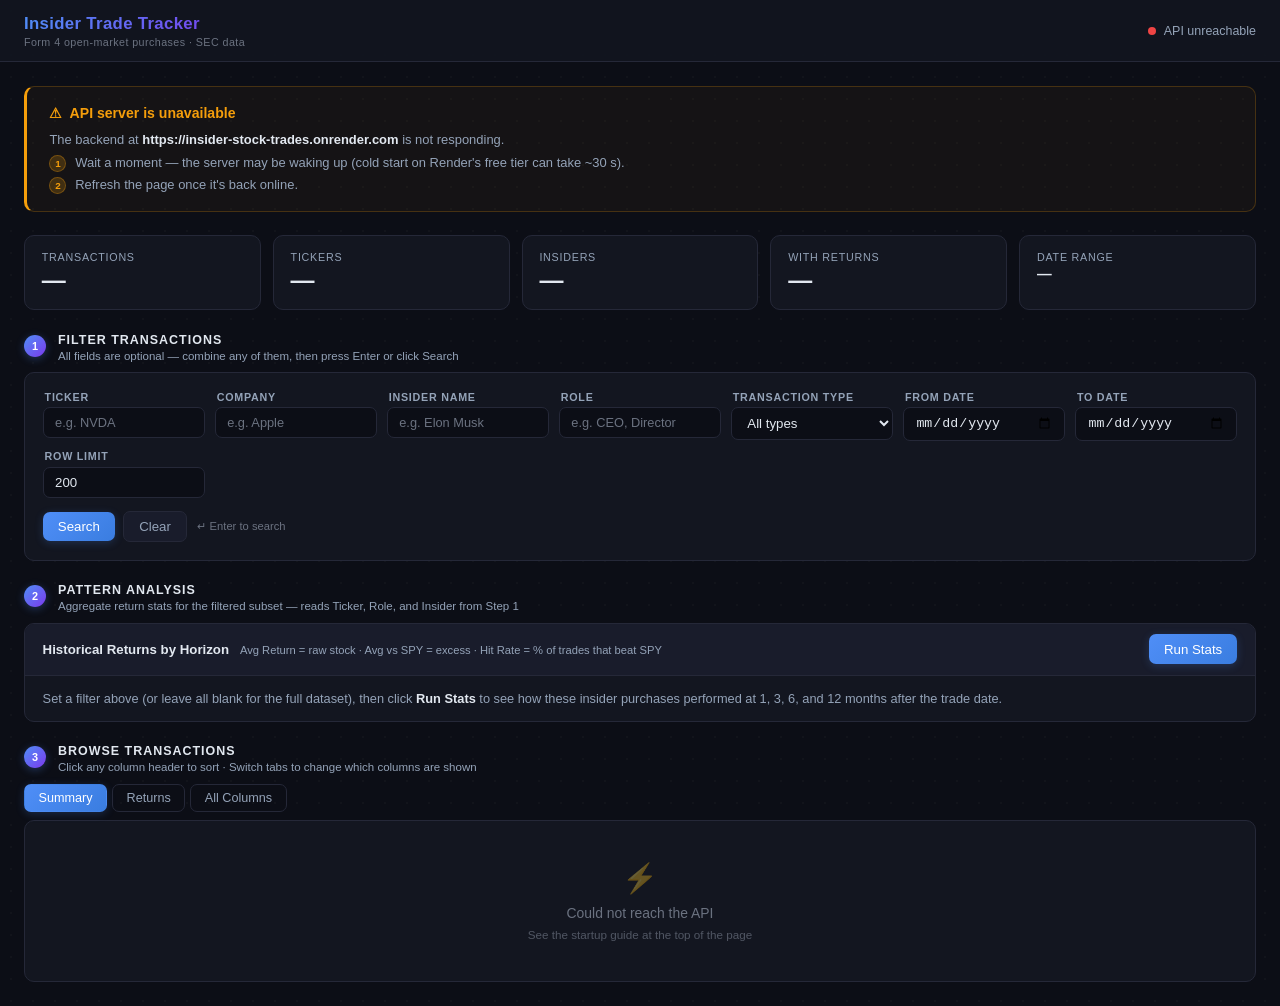
<file: index.html>
<!DOCTYPE html>
<html lang="en">
<head>
  <meta charset="UTF-8">
  <meta name="viewport" content="width=device-width, initial-scale=1.0">
  <title>Insider Trade Tracker</title>
  <link rel="stylesheet" href="style.css">
</head>
<body>

<header>
  <div>
    <div class="logo-title">Insider Trade Tracker</div>
    <div class="logo-sub">Form 4 open-market purchases &middot; SEC data</div>
  </div>
  <div id="api-status">
    <div id="status-dot"></div>
    <span id="status-text">Connecting…</span>
  </div>
</header>

<div class="main">

  <!-- API offline guide — only shown when server is down -->
  <div class="guide" id="guide">
    <div class="guide-title">API server is unavailable</div>
    <p>The backend at <strong style="color:var(--text)">https://insider-stock-trades.onrender.com</strong> is not responding.</p>
    <div class="guide-steps">
      <div class="guide-step">
        <span class="guide-step-num">1</span>
        Wait a moment — the server may be waking up (cold start on Render's free tier can take ~30 s).
      </div>
      <div class="guide-step">
        <span class="guide-step-num">2</span>
        Refresh the page once it's back online.
      </div>
    </div>
  </div>

  <!-- Database summary cards -->
  <div class="stats-row" id="stats-row">
    <div class="stat-card">
      <div class="label">Transactions</div>
      <div class="value" id="s-total">—</div>
    </div>
    <div class="stat-card">
      <div class="label">Tickers</div>
      <div class="value" id="s-tickers">—</div>
    </div>
    <div class="stat-card">
      <div class="label">Insiders</div>
      <div class="value" id="s-insiders">—</div>
    </div>
    <div class="stat-card">
      <div class="label">With Returns</div>
      <div class="value" id="s-returns">—</div>
    </div>
    <div class="stat-card">
      <div class="label">Date Range</div>
      <div class="value sm" id="s-range">—</div>
    </div>
  </div>

  <!-- Top tickers quick-filter bar -->
  <div class="top-tickers-section" id="top-tickers-wrap" style="display:none">
    <div class="top-tickers-label">Top tickers by activity — click to filter</div>
    <div class="top-tickers" id="top-tickers"></div>
  </div>

  <!-- Step 1: Filter -->
  <div>
    <div class="section-header">
      <span class="section-num">1</span>
      <div>
        <div class="section-title">Filter Transactions</div>
        <div class="section-sub">All fields are optional — combine any of them, then press Enter or click Search</div>
      </div>
    </div>
    <div class="filter-panel">
      <div class="filter-grid">
        <div class="filter-field">
          <label class="filter-label" for="f-ticker">Ticker</label>
          <input id="f-ticker" placeholder="e.g. NVDA">
        </div>
        <div class="filter-field">
          <label class="filter-label" for="f-company">Company</label>
          <input id="f-company" placeholder="e.g. Apple">
        </div>
        <div class="filter-field">
          <label class="filter-label" for="f-insider">Insider Name</label>
          <input id="f-insider" placeholder="e.g. Elon Musk">
        </div>
        <div class="filter-field">
          <label class="filter-label" for="f-role">Role</label>
          <input id="f-role" placeholder="e.g. CEO, Director">
        </div>
        <div class="filter-field">
          <label class="filter-label" for="f-code">Transaction Type</label>
          <select id="f-code">
            <option value="">All types</option>
            <option value="P">P — Open-market Purchase</option>
            <option value="S">S — Sale</option>
            <option value="A">A — Grant / Award</option>
          </select>
        </div>
        <div class="filter-field">
          <label class="filter-label" for="f-date-from">From Date</label>
          <input id="f-date-from" type="date">
        </div>
        <div class="filter-field">
          <label class="filter-label" for="f-date-to">To Date</label>
          <input id="f-date-to" type="date">
        </div>
        <div class="filter-field">
          <label class="filter-label" for="f-limit">Row Limit</label>
          <input id="f-limit" type="number" value="200" min="1" max="2000">
        </div>
      </div>
      <div class="filter-actions">
        <button class="btn-primary" onclick="loadTransactions()">Search</button>
        <button class="btn-secondary" onclick="clearFilters()">Clear</button>
        <span class="filter-hint">↵ Enter to search</span>
        <span id="result-count"></span>
      </div>
    </div>
  </div>

  <!-- Step 2: Pattern Analysis -->
  <div>
    <div class="section-header">
      <span class="section-num">2</span>
      <div>
        <div class="section-title">Pattern Analysis</div>
        <div class="section-sub">Aggregate return stats for the filtered subset — reads Ticker, Role, and Insider from Step 1</div>
      </div>
    </div>
    <div class="pattern-panel">
      <div class="pattern-header">
        <div>
          <span class="panel-title">Historical Returns by Horizon</span>
          <span class="panel-sub">Avg Return = raw stock · Avg vs SPY = excess · Hit Rate = % of trades that beat SPY</span>
        </div>
        <button class="btn-primary" id="run-stats-btn" onclick="loadPatternStats()">Run Stats</button>
      </div>
      <div id="pattern-body">
        <div style="padding:.95rem 1.1rem;font-size:.8rem;color:var(--text-dim)">
          Set a filter above (or leave all blank for the full dataset), then click
          <strong style="color:var(--text)">Run Stats</strong> to see how these insider purchases
          performed at 1, 3, 6, and 12 months after the trade date.
        </div>
      </div>
    </div>
  </div>

  <!-- Step 3: Browse transactions -->
  <div class="table-section">
    <div class="section-header">
      <span class="section-num">3</span>
      <div>
        <div class="section-title">Browse Transactions</div>
        <div class="section-sub">Click any column header to sort · Switch tabs to change which columns are shown</div>
      </div>
    </div>
    <div class="tabs-row">
      <div class="tabs">
        <button class="tab-btn active" onclick="switchTab('summary', this)"
          title="Date, ticker, insider, role, transaction type, shares, price">Summary</button>
        <button class="tab-btn" onclick="switchTab('returns', this)"
          title="Raw stock returns and excess returns vs SPY at 1, 3, 6, 12 months">Returns</button>
        <button class="tab-btn" onclick="switchTab('all', this)"
          title="All columns including SEC accession number">All Columns</button>
      </div>
    </div>
    <div class="table-wrap" id="table-wrap">
      <div class="feedback" id="feedback"><span class="spinner"></span> Loading…</div>
      <table id="main-table" style="display:none">
        <thead id="thead"></thead>
        <tbody id="tbody"></tbody>
      </table>
    </div>
  </div>

</div>

<script src="app.js"></script>
</body>
</html>
</file>
<file: style.css>
*, *::before, *::after { box-sizing: border-box; margin: 0; padding: 0; }

:root {
  --bg:       #0c0e16;
  --surface:  #131620;
  --surface2: #191c2b;
  --border:   #252838;
  --accent:   #4f8ef7;
  --accent2:  #7c3aed;
  --green:    #22c55e;
  --red:      #ef4444;
  --amber:    #f59e0b;
  --muted:    #6b7280;
  --text:     #e2e8f0;
  --text-dim: #94a3b8;
}

/* ── Base ── */
body {
  font-family: -apple-system, BlinkMacSystemFont, "Segoe UI", sans-serif;
  background: var(--bg);
  background-image: radial-gradient(rgba(255,255,255,.022) 1px, transparent 1px);
  background-size: 22px 22px;
  color: var(--text);
  min-height: 100vh;
}

/* ── Animations ── */
@keyframes fadeUp {
  from { opacity: 0; transform: translateY(10px); }
  to   { opacity: 1; transform: translateY(0); }
}
@keyframes spin { to { transform: rotate(360deg); } }
@keyframes pulse-dot {
  0%   { box-shadow: 0 0 0 0 rgba(34,197,94,.55); }
  70%  { box-shadow: 0 0 0 7px rgba(34,197,94,0); }
  100% { box-shadow: 0 0 0 0 rgba(34,197,94,0); }
}

/* ── Header ── */
header {
  display: flex;
  align-items: center;
  justify-content: space-between;
  padding: .85rem 1.5rem;
  background: rgba(19,22,32,.88);
  backdrop-filter: blur(14px);
  -webkit-backdrop-filter: blur(14px);
  border-bottom: 1px solid var(--border);
  position: sticky;
  top: 0;
  z-index: 100;
}
.logo-title {
  font-size: 1.05rem;
  font-weight: 700;
  letter-spacing: .02em;
  background: linear-gradient(130deg, var(--accent) 0%, var(--accent2) 100%);
  -webkit-background-clip: text;
  -webkit-text-fill-color: transparent;
  background-clip: text;
}
.logo-sub {
  font-size: .67rem;
  color: var(--muted);
  letter-spacing: .04em;
  margin-top: 2px;
}
#api-status {
  display: flex; align-items: center; gap: .5rem;
  font-size: .78rem; color: var(--text-dim);
}
#status-dot {
  width: 8px; height: 8px; border-radius: 50%;
  background: var(--muted);
  transition: background .3s;
  flex-shrink: 0;
}
#status-dot.ok  { background: var(--green); animation: pulse-dot 2.5s ease infinite; }
#status-dot.err { background: var(--red); }

/* ── Layout ── */
.main {
  display: flex; flex-direction: column; gap: 1.4rem;
  padding: 1.5rem;
  max-width: 1440px;
  margin: 0 auto;
}

/* ── Section headers (numbered steps) ── */
.section-header {
  display: flex;
  align-items: flex-start;
  gap: .75rem;
  margin-bottom: .65rem;
}
.section-num {
  width: 22px; height: 22px;
  border-radius: 50%;
  background: linear-gradient(135deg, var(--accent), var(--accent2));
  color: #fff;
  font-size: .68rem;
  font-weight: 700;
  display: flex; align-items: center; justify-content: center;
  flex-shrink: 0;
  margin-top: 2px;
  box-shadow: 0 2px 8px rgba(79,142,247,.3);
}
.section-title {
  font-size: .78rem;
  font-weight: 700;
  color: var(--text);
  text-transform: uppercase;
  letter-spacing: .08em;
}
.section-sub {
  font-size: .72rem;
  color: var(--text-dim);
  margin-top: .18rem;
}

/* ── Stats cards ── */
.stats-row {
  display: grid;
  grid-template-columns: repeat(auto-fit, minmax(140px, 1fr));
  gap: .75rem;
}
.stat-card {
  background: var(--surface);
  border: 1px solid var(--border);
  border-radius: 10px;
  padding: .95rem 1.05rem;
  transition: border-color .2s, box-shadow .2s, transform .2s;
  animation: fadeUp .5s ease both;
}
.stat-card:nth-child(1) { animation-delay: .05s; }
.stat-card:nth-child(2) { animation-delay: .10s; }
.stat-card:nth-child(3) { animation-delay: .15s; }
.stat-card:nth-child(4) { animation-delay: .20s; }
.stat-card:nth-child(5) { animation-delay: .25s; }
.stat-card:hover {
  border-color: rgba(79,142,247,.4);
  box-shadow: 0 0 20px rgba(79,142,247,.1);
  transform: translateY(-2px);
}
.stat-card .label {
  font-size: .67rem; color: var(--text-dim);
  text-transform: uppercase; letter-spacing: .07em;
}
.stat-card .value {
  font-size: 1.5rem; font-weight: 700; margin-top: .2rem;
}
.stat-card .value.sm { font-size: .92rem; }

/* ── Top tickers ── */
.top-tickers-section { animation: fadeUp .45s .28s ease both; }
.top-tickers-label {
  font-size: .67rem; color: var(--text-dim);
  text-transform: uppercase; letter-spacing: .07em;
  margin-bottom: .4rem;
}
.top-tickers { display: flex; flex-wrap: wrap; gap: .35rem; }
.ticker-chip {
  background: var(--surface);
  border: 1px solid var(--border);
  color: var(--text-dim);
  padding: .2rem .55rem;
  border-radius: 5px;
  font-size: .72rem;
  cursor: pointer;
  transition: all .15s;
}
.ticker-chip:hover {
  background: rgba(79,142,247,.12);
  border-color: rgba(79,142,247,.35);
  color: var(--accent);
  transform: translateY(-1px);
}
.ticker-chip span { color: var(--muted); margin-left: .28rem; font-size: .67rem; }

/* ── API-offline guide ── */
.guide {
  background: rgba(245,158,11,.04);
  border: 1px solid rgba(245,158,11,.22);
  border-left: 3px solid var(--amber);
  border-radius: 10px;
  padding: 1.1rem 1.4rem;
  display: none;
  animation: fadeUp .3s ease both;
}
.guide.visible { display: block; }
.guide-title {
  display: flex; align-items: center; gap: .45rem;
  font-size: .88rem; font-weight: 600; color: var(--amber);
  margin-bottom: .7rem;
}
.guide-title::before { content: "⚠"; }
.guide pre {
  background: rgba(0,0,0,.3);
  border: 1px solid var(--border);
  border-radius: 7px;
  padding: .75rem 1rem;
  font-size: .79rem; color: #86efac;
  font-family: "Consolas", "Fira Code", monospace;
  overflow-x: auto; margin: .5rem 0;
}
.guide p { font-size: .81rem; color: var(--text-dim); margin: .3rem 0; }
.guide code { color: #86efac; font-family: "Consolas", monospace; font-size: .79rem; }
.guide-steps { margin-top: .5rem; display: flex; flex-direction: column; gap: .3rem; }
.guide-step {
  display: flex; align-items: baseline; gap: .55rem;
  font-size: .81rem; color: var(--text-dim);
}
.guide-step-num {
  width: 17px; height: 17px;
  border-radius: 50%;
  background: rgba(245,158,11,.2);
  border: 1px solid rgba(245,158,11,.3);
  color: var(--amber);
  font-size: .62rem; font-weight: 700;
  display: flex; align-items: center; justify-content: center;
  flex-shrink: 0;
}

/* ── Filter panel ── */
.filter-panel {
  background: var(--surface);
  border: 1px solid var(--border);
  border-radius: 10px;
  padding: 1.1rem;
  animation: fadeUp .45s .08s ease both;
}
.filter-grid {
  display: grid;
  grid-template-columns: repeat(auto-fit, minmax(155px, 1fr));
  gap: .6rem;
}
.filter-field { display: flex; flex-direction: column; gap: .28rem; }
.filter-label {
  font-size: .67rem; font-weight: 600;
  color: var(--text-dim);
  text-transform: uppercase; letter-spacing: .07em;
  padding-left: 2px;
}
.filter-grid input, .filter-grid select {
  width: 100%;
  padding: .45rem .72rem;
  background: var(--bg);
  border: 1px solid var(--border);
  border-radius: 7px;
  color: var(--text);
  font-size: .83rem;
  transition: border-color .15s, box-shadow .15s;
}
.filter-grid input:focus, .filter-grid select:focus {
  outline: none;
  border-color: var(--accent);
  box-shadow: 0 0 0 3px rgba(79,142,247,.14);
}
.filter-grid input::placeholder { color: var(--muted); font-size: .8rem; }
.filter-grid select option { background: var(--surface2); }
.filter-actions {
  display: flex; gap: .5rem; margin-top: .8rem; align-items: center;
}
.filter-hint { font-size: .7rem; color: var(--muted); margin-left: .15rem; }
#result-count { font-size: .75rem; color: var(--text-dim); margin-left: auto; }

/* ── Buttons ── */
button {
  padding: .45rem .95rem;
  border: none; border-radius: 7px;
  font-size: .83rem; cursor: pointer;
  font-weight: 500;
  transition: all .15s;
}
.btn-primary {
  background: linear-gradient(135deg, var(--accent) 0%, #3a7de0 100%);
  color: #fff;
  box-shadow: 0 2px 8px rgba(79,142,247,.22);
}
.btn-primary:hover {
  background: linear-gradient(135deg, #5f9cf9 0%, #4a8ded 100%);
  box-shadow: 0 4px 14px rgba(79,142,247,.32);
  transform: translateY(-1px);
}
.btn-primary:active  { transform: scale(.97); box-shadow: none; }
.btn-primary:disabled { opacity: .5; cursor: not-allowed; transform: none !important; }
.btn-secondary {
  background: var(--surface2);
  color: var(--text-dim);
  border: 1px solid var(--border);
}
.btn-secondary:hover { background: var(--border); color: var(--text); transform: translateY(-1px); }
.btn-secondary:active { transform: scale(.97); }

/* ── Pattern stats panel ── */
.pattern-panel {
  background: var(--surface);
  border: 1px solid var(--border);
  border-radius: 10px;
  overflow: hidden;
  animation: fadeUp .45s .14s ease both;
}
.pattern-header {
  display: flex;
  align-items: center;
  justify-content: space-between;
  padding: .68rem 1.1rem;
  border-bottom: 1px solid var(--border);
  background: var(--surface2);
}
.panel-title { font-size: .83rem; font-weight: 600; color: var(--text); }
.panel-sub   { font-size: .7rem; color: var(--text-dim); margin-left: .4rem; }
.pattern-total { font-size: .77rem; color: var(--text-dim); padding: .7rem 1.1rem .1rem; }
.pattern-warn-note {
  font-size: .71rem; color: var(--amber);
  padding: .4rem 1.1rem .75rem;
  display: flex; align-items: center; gap: .3rem;
}
.horizon-label { font-weight: 600; font-size: .82rem; }
td.warn { color: var(--amber); font-weight: 700; }

/* ── Table section ── */
.table-section { animation: fadeUp .45s .2s ease both; }
.tabs-row {
  display: flex; align-items: center; justify-content: space-between;
  margin-bottom: .5rem;
}
.tabs { display: flex; gap: .3rem; }
.tab-btn {
  padding: .38rem .85rem;
  border-radius: 7px;
  background: transparent;
  color: var(--text-dim);
  border: 1px solid var(--border);
  font-size: .79rem;
  transition: all .15s;
}
.tab-btn.active {
  background: linear-gradient(135deg, var(--accent) 0%, #3a7de0 100%);
  color: #fff;
  border-color: transparent;
  box-shadow: 0 2px 8px rgba(79,142,247,.22);
}
.tab-btn:hover:not(.active) { background: var(--surface2); color: var(--text); }
.tab-hint { font-size: .7rem; color: var(--muted); }

/* ── Table ── */
.table-wrap {
  overflow-x: auto;
  background: var(--surface);
  border: 1px solid var(--border);
  border-radius: 10px;
}
table { border-collapse: collapse; width: 100%; min-width: 900px; }
th, td {
  padding: .55rem .8rem;
  text-align: left;
  font-size: .81rem;
  white-space: nowrap;
}
th {
  background: var(--surface2);
  color: var(--text-dim);
  font-weight: 600;
  font-size: .71rem;
  text-transform: uppercase;
  letter-spacing: .07em;
  position: sticky;
  top: 0;
  cursor: pointer;
  user-select: none;
  border-bottom: 1px solid var(--border);
  transition: color .15s, background .15s;
}
th:hover { color: var(--text); background: #1e2236; }
th .sort-arrow { margin-left: .3rem; opacity: .3; }
th.sorted-asc  .sort-arrow::after { content: " ▲"; opacity: 1; color: var(--accent); }
th.sorted-desc .sort-arrow::after { content: " ▼"; opacity: 1; color: var(--accent); }
th:not(.sorted-asc):not(.sorted-desc) .sort-arrow::after { content: " ⇅"; }

tbody tr { border-bottom: 1px solid rgba(37,40,56,.7); transition: background .1s; }
tbody tr:last-child { border-bottom: none; }
tbody tr:nth-child(even) { background: rgba(255,255,255,.013); }
tbody tr:hover { background: rgba(79,142,247,.055) !important; }

td.pos   { color: var(--green); font-weight: 600; }
td.neg   { color: var(--red);   font-weight: 600; }
td.muted { color: var(--muted); }
td.num, th.num { text-align: right; }

/* ── Badges ── */
.ticker-badge {
  display: inline-block;
  background: rgba(79,142,247,.1);
  color: var(--accent);
  padding: .1rem .45rem;
  border-radius: 5px;
  font-weight: 700;
  font-size: .77rem;
  border: 1px solid rgba(79,142,247,.18);
}
.code-badge {
  display: inline-block;
  padding: .1rem .4rem;
  border-radius: 4px;
  font-weight: 700;
  font-size: .75rem;
}
.code-P { background: rgba(34,197,94,.1);  color: var(--green); border: 1px solid rgba(34,197,94,.2); }
.code-S { background: rgba(239,68,68,.1);  color: var(--red);   border: 1px solid rgba(239,68,68,.2); }
.code-A { background: rgba(251,191,36,.1); color: #fbbf24;      border: 1px solid rgba(251,191,36,.2); }
.code-other { background: var(--border); color: var(--text-dim); }

/* ── Feedback / empty ── */
.feedback { padding: 2.5rem; text-align: center; color: var(--muted); font-size: .88rem; }
.empty-state {
  display: flex; flex-direction: column; align-items: center; gap: .4rem;
}
.empty-icon { font-size: 1.8rem; margin-bottom: .25rem; opacity: .35; }
.empty-text { color: var(--muted); font-size: .87rem; }
.empty-sub  { color: var(--muted); font-size: .73rem; opacity: .7; }

/* ── Spinner ── */
.spinner {
  display: inline-block;
  width: 14px; height: 14px;
  border: 2px solid var(--border);
  border-top-color: var(--accent);
  border-radius: 50%;
  animation: spin .7s linear infinite;
  vertical-align: middle;
  margin-right: .4rem;
}

/* ── Tab panel (kept for compatibility) ── */
.tab-panel { display: none; }
.tab-panel.active { display: contents; }
</file>
